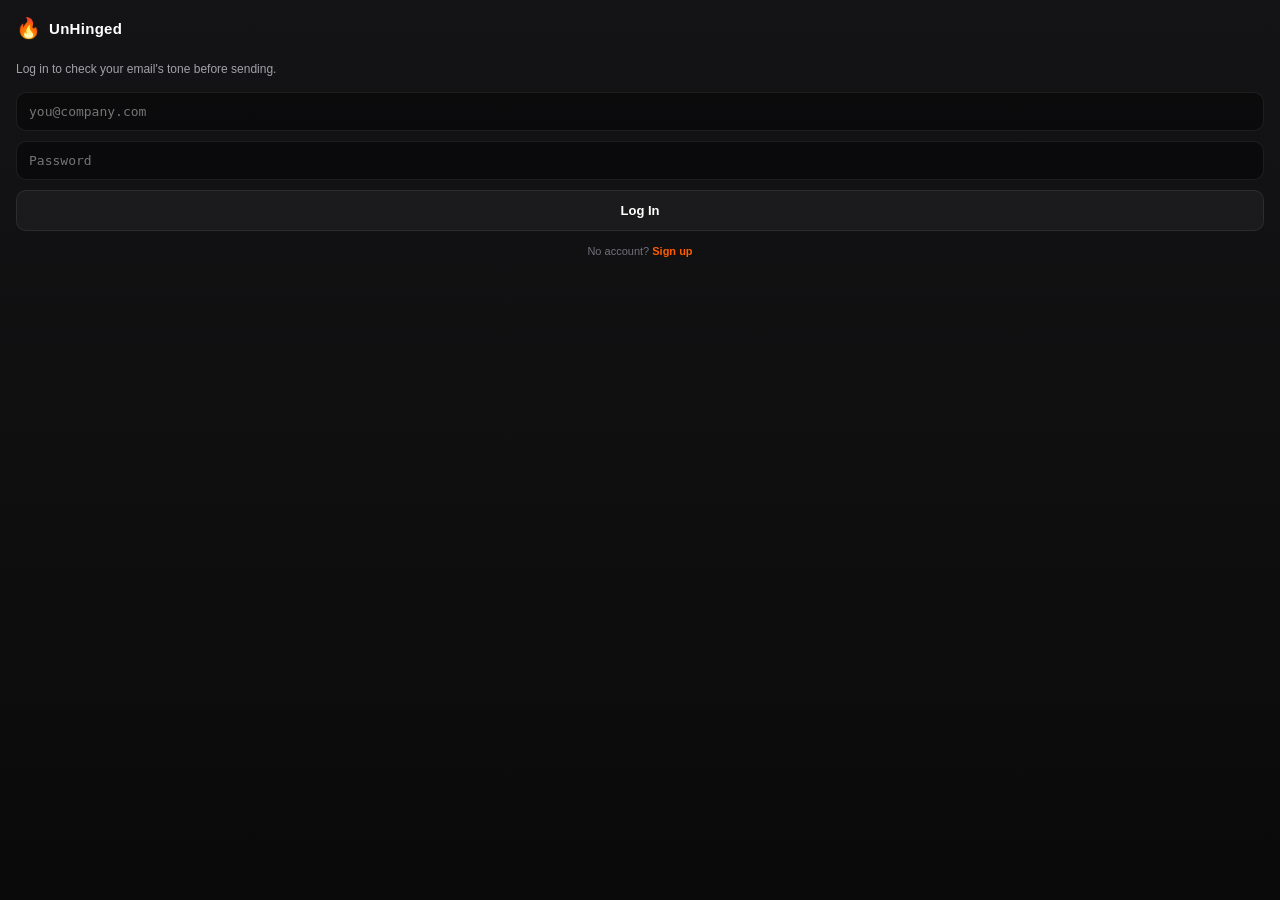
<file: outlook-addin/taskpane.html>
<!DOCTYPE html>
<html lang="en">
<head>
<meta charset="UTF-8" />
<meta name="viewport" content="width=device-width, initial-scale=1.0" />
<title>UnHinged</title>
<script type="text/javascript" src="https://appsforoffice.microsoft.com/lib/1/hosted/office.js"></script>
<link rel="stylesheet" href="taskpane.css" />
</head>
<body>
  <div id="app">
    <header>
      <span class="flame">🔥</span>
      <span class="brand">UnHinged</span>
    </header>

    <!-- Logged out -->
    <div id="loginView" class="view">
      <p class="hint">Log in to check your email's tone before sending.</p>
      <input type="email" id="loginEmail" placeholder="you@company.com" />
      <input type="password" id="loginPw" placeholder="Password" />
      <button class="btn" id="doLoginBtn">Log In</button>
      <div class="switch">No account? <a href="#" id="toSignup">Sign up</a></div>
    </div>

    <div id="signupView" class="view" style="display:none">
      <p class="hint">Create your account — 5 free scans/day.</p>
      <input type="email" id="signupEmail" placeholder="you@company.com" />
      <input type="password" id="signupPw" placeholder="Min 6 characters" />
      <button class="btn" id="doSignupBtn">Sign Up</button>
      <div class="switch">Have an account? <a href="#" id="toLogin">Log in</a></div>
    </div>

    <!-- Logged in — main tool -->
    <div id="mainView" class="view" style="display:none">
      <div class="statusbar">
        <span id="statusEmail"></span>
        <a href="#" id="logoutLink">Log out</a>
      </div>
      <button class="btn primary" id="analyzeBtn">🔥 Check This Email</button>
      <div id="resultCard" style="display:none"></div>
    </div>

    <div id="toast" class="toast" style="display:none"></div>
  </div>
  <script src="taskpane.js"></script>
</body>
</html>
</file>
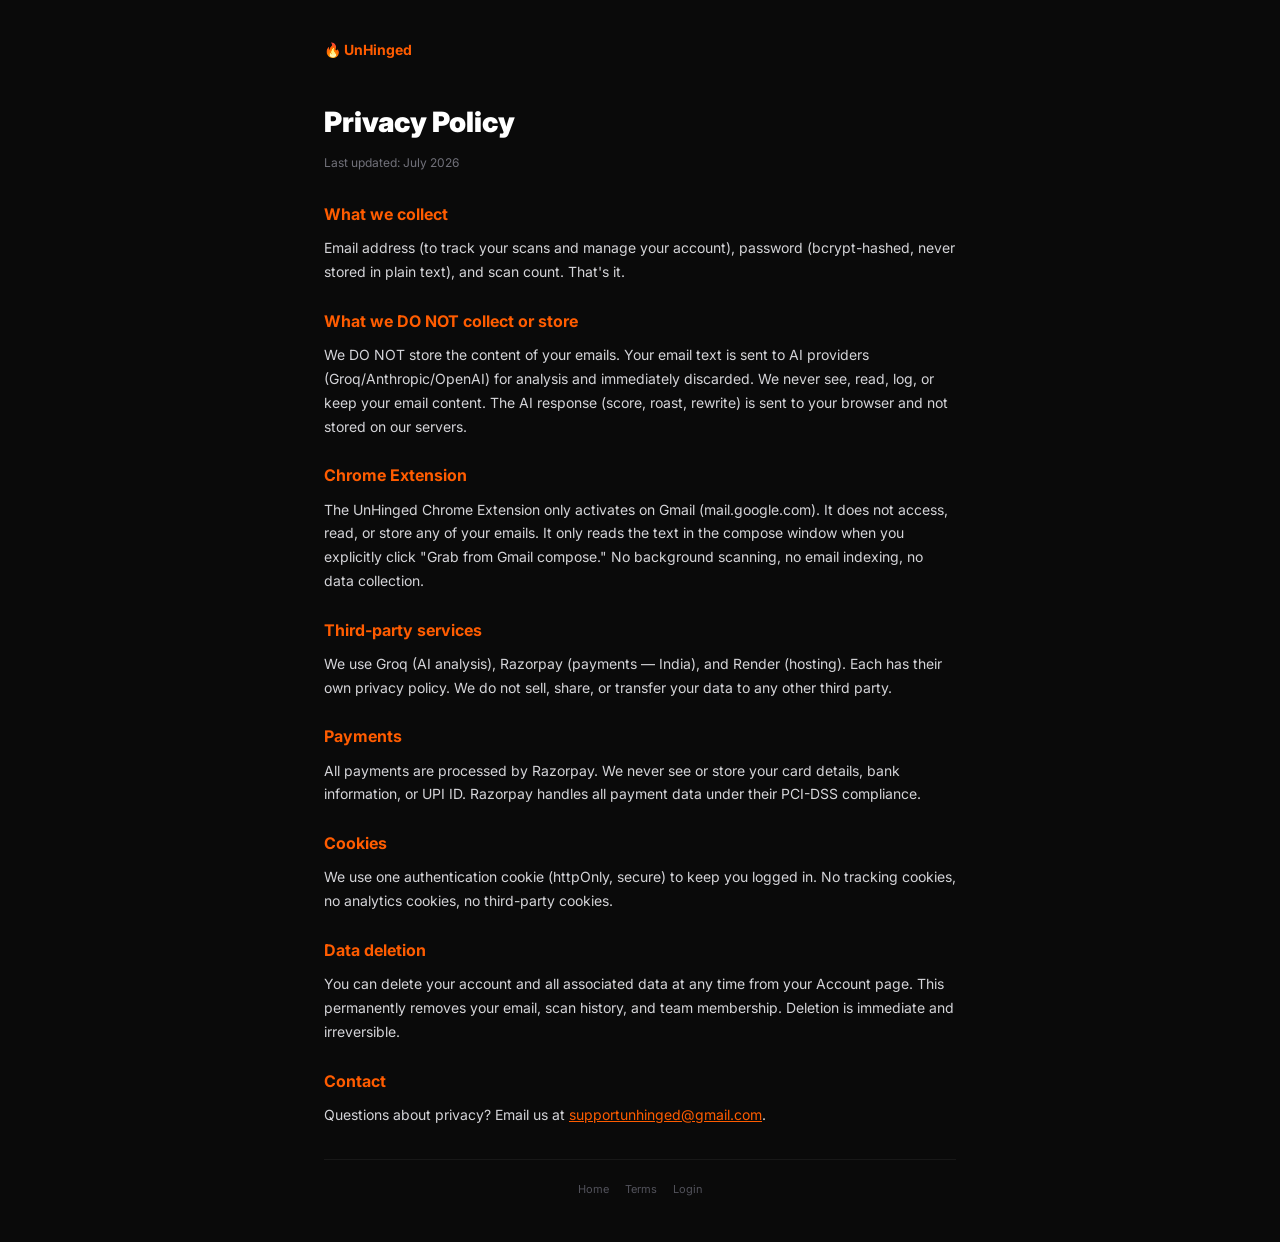
<file: templates/privacy.html>
<!DOCTYPE html>
<html lang="en">
<head>
<meta charset="utf-8"><meta name="viewport" content="width=device-width,initial-scale=1">
<title>UnHinged — Privacy Policy</title>
<link rel="icon" href="data:image/svg+xml,<svg xmlns=%22http://www.w3.org/2000/svg%22 viewBox=%220 0 100 100%22><text y=%22.9em%22 font-size=%2290%22>🔥</text></svg>">
<link href="https://fonts.googleapis.com/css2?family=Inter:wght@400;500;600;700;900&display=swap" rel="stylesheet">
<style>*{margin:0;padding:0;box-sizing:border-box}body{background:#0A0A0A;color:#D4D4D8;font-family:'Inter',sans-serif;-webkit-font-smoothing:antialiased;line-height:1.7}.wrap{max-width:680px;margin:0 auto;padding:24px}nav{padding:12px 0;margin-bottom:24px}nav a{color:#FF5C00;text-decoration:none;font-weight:700;font-size:14px}h1{font-size:28px;font-weight:900;color:#fff;margin-bottom:6px}
.date{font-size:12px;color:#71717A;margin-bottom:28px}h2{font-size:16px;font-weight:700;color:#FF5C00;margin:24px 0 8px}p{margin-bottom:14px;font-size:14px}footer{padding:20px 0;text-align:center;border-top:1px solid rgba(255,255,255,.06);margin-top:32px;font-size:11px;color:#3F3F46}footer a{color:#52525B;text-decoration:none;margin:0 8px}footer a:hover{color:#FF5C00}</style>
</head>
<body>
<div class="wrap">
<nav><a href="/">🔥 UnHinged</a></nav>
<h1>Privacy Policy</h1>
<div class="date">Last updated: July 2026</div>

<h2>What we collect</h2>
<p>Email address (to track your scans and manage your account), password (bcrypt-hashed, never stored in plain text), and scan count. That's it.</p>

<h2>What we DO NOT collect or store</h2>
<p>We DO NOT store the content of your emails. Your email text is sent to AI providers (Groq/Anthropic/OpenAI) for analysis and immediately discarded. We never see, read, log, or keep your email content. The AI response (score, roast, rewrite) is sent to your browser and not stored on our servers.</p>

<h2>Chrome Extension</h2>
<p>The UnHinged Chrome Extension only activates on Gmail (mail.google.com). It does not access, read, or store any of your emails. It only reads the text in the compose window when you explicitly click "Grab from Gmail compose." No background scanning, no email indexing, no data collection.</p>

<h2>Third-party services</h2>
<p>We use Groq (AI analysis), Razorpay (payments — India), and Render (hosting). Each has their own privacy policy. We do not sell, share, or transfer your data to any other third party.</p>

<h2>Payments</h2>
<p>All payments are processed by Razorpay. We never see or store your card details, bank information, or UPI ID. Razorpay handles all payment data under their PCI-DSS compliance.</p>

<h2>Cookies</h2>
<p>We use one authentication cookie (httpOnly, secure) to keep you logged in. No tracking cookies, no analytics cookies, no third-party cookies.</p>

<h2>Data deletion</h2>
<p>You can delete your account and all associated data at any time from your Account page. This permanently removes your email, scan history, and team membership. Deletion is immediate and irreversible.</p>

<h2>Contact</h2>
<p>Questions about privacy? Email us at <a href="mailto:supportunhinged@gmail.com" style="color:#FF5C00">supportunhinged@gmail.com</a>.</p>

<footer><a href="/">Home</a><a href="/terms">Terms</a><a href="/login">Login</a></footer>
</div>
</body>
</html>
</file>
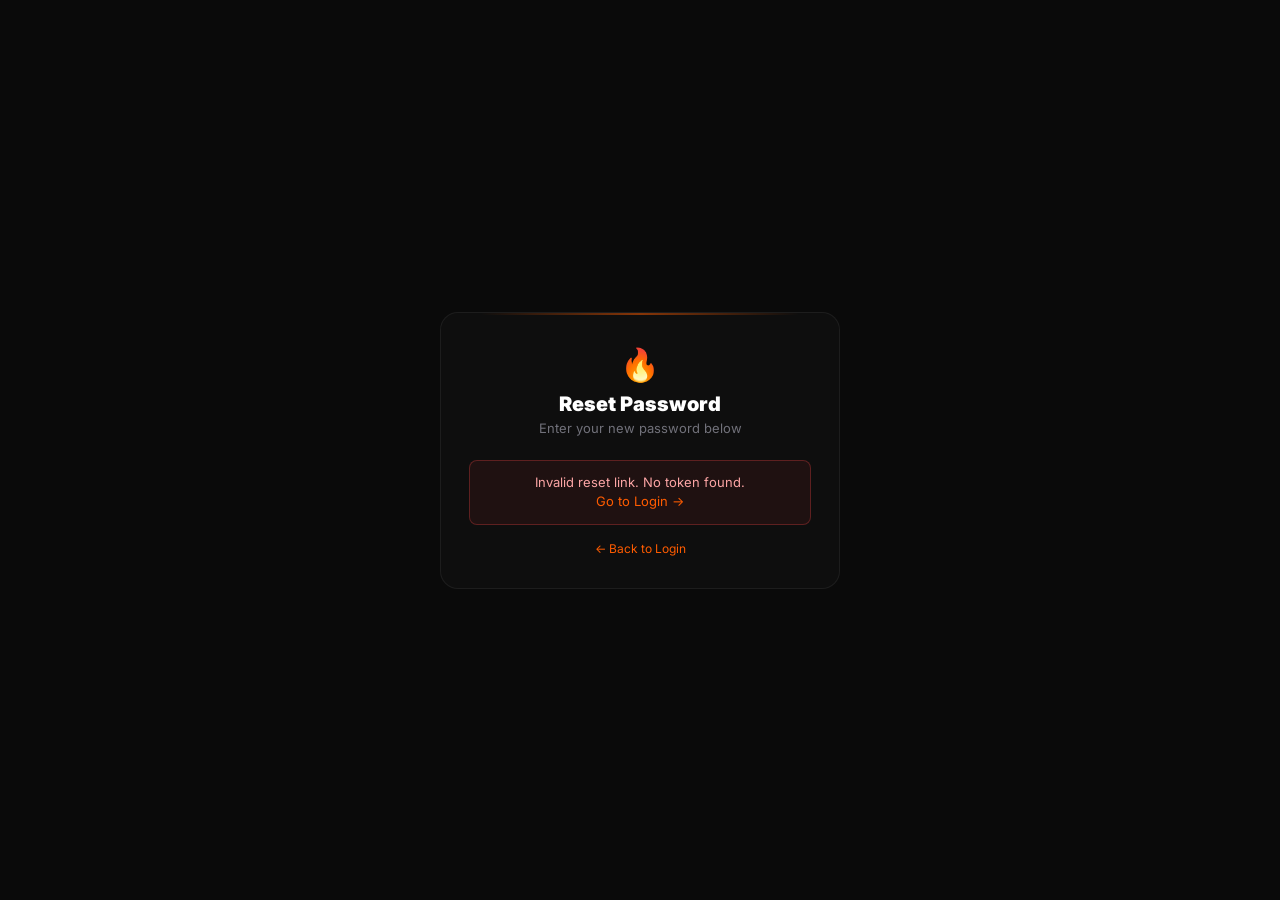
<file: templates/reset-password.html>
<!DOCTYPE html>
<html lang="en">
<head>
<meta charset="utf-8"><meta name="viewport" content="width=device-width,initial-scale=1">
<title>UnHinged — Reset Password</title>
<link rel="icon" href="data:image/svg+xml,<svg xmlns=%22http://www.w3.org/2000/svg%22 viewBox=%220 0 100 100%22><text y=%22.9em%22 font-size=%2290%22>🔥</text></svg>">
<link href="https://fonts.googleapis.com/css2?family=Inter:wght@400;500;600;700;900&family=JetBrains+Mono:wght@400&display=swap" rel="stylesheet">
<style>
*{margin:0;padding:0;box-sizing:border-box}
body{background:#0A0A0A;color:#fff;font-family:'Inter',sans-serif;-webkit-font-smoothing:antialiased;min-height:100vh;display:flex;align-items:center;justify-content:center}
.card{max-width:400px;width:100%;margin:20px;background:rgba(255,255,255,.02);border:1px solid rgba(255,255,255,.06);border-radius:18px;padding:32px 28px;position:relative;overflow:hidden}
.card::before{content:"";position:absolute;top:0;left:40px;right:40px;height:2px;background:linear-gradient(90deg,transparent,#FF5C00,transparent);opacity:.5}
.logo{text-align:center;margin-bottom:24px}
.logo span{font-size:32px}
.logo h1{font-size:20px;font-weight:900;margin-top:8px}
.logo p{font-size:13px;color:#71717A;margin-top:4px}
label{display:block;font-size:11px;letter-spacing:.12em;text-transform:uppercase;color:#71717A;margin-bottom:6px;margin-top:14px;font-family:'JetBrains Mono',monospace}
input{width:100%;background:rgba(0,0,0,.4);color:#fff;border:1px solid rgba(255,255,255,.08);border-radius:10px;padding:12px 14px;font-size:14px;outline:none;font-family:'JetBrains Mono',monospace}
input:focus{border-color:#FF5C00}
input::placeholder{color:#3F3F46}
.btn{width:100%;padding:14px;background:linear-gradient(135deg,#FF5C00,#FF3B30);color:#000;border:none;border-radius:10px;cursor:pointer;font-size:14px;font-weight:800;margin-top:16px;letter-spacing:.04em}
.btn:hover{opacity:.9}
.msg{padding:12px;border-radius:8px;font-size:13px;margin-top:14px;text-align:center;line-height:1.5}
.msg.ok{background:rgba(34,197,94,.08);border:1px solid rgba(34,197,94,.3);color:#86EFAC}
.msg.err{background:rgba(239,68,68,.08);border:1px solid rgba(239,68,68,.3);color:#FCA5A5}
a{color:#FF5C00;text-decoration:none}
</style>
</head>
<body>
<div class="card">
  <div class="logo">
    <span>🔥</span>
    <h1>Reset Password</h1>
    <p>Enter your new password below</p>
  </div>

  <div id="formBox">
    <label>New Password</label>
    <input type="password" id="pw1" placeholder="Min 6 characters">
    <label>Confirm Password</label>
    <input type="password" id="pw2" placeholder="Confirm new password">
    <button class="btn" onclick="doReset()">Reset Password</button>
  </div>

  <div id="msgBox" class="msg" style="display:none"></div>

  <div style="text-align:center;margin-top:16px;font-size:12px;color:#52525B">
    <a href="/login">← Back to Login</a>
  </div>
</div>

<script>
const API = window.location.origin;

// Get token from URL
const params = new URLSearchParams(window.location.search);
const token = params.get("token");

if (!token) {
  document.getElementById("formBox").innerHTML = '<div class="msg err" style="display:block">Invalid reset link. No token found.<br><a href="/login">Go to Login →</a></div>';
}

async function doReset() {
  const pw1 = document.getElementById("pw1").value;
  const pw2 = document.getElementById("pw2").value;
  const msgBox = document.getElementById("msgBox");

  if (!pw1 || pw1.length < 6) {
    msgBox.className = "msg err"; msgBox.textContent = "Password must be at least 6 characters."; msgBox.style.display = "block";
    return;
  }
  if (pw1 !== pw2) {
    msgBox.className = "msg err"; msgBox.textContent = "Passwords don't match."; msgBox.style.display = "block";
    return;
  }

  try {
    const r = await fetch(API + "/api/auth/reset-password", {
      method: "POST",
      headers: { "Content-Type": "application/json" },
      body: JSON.stringify({ token: token, new_password: pw1 })
    });
    const d = await r.json();
    if (r.ok) {
      msgBox.className = "msg ok";
      msgBox.innerHTML = "Password reset successfully! <a href='/login'>Login now →</a>";
      msgBox.style.display = "block";
      document.getElementById("formBox").style.display = "none";
    } else {
      msgBox.className = "msg err";
      msgBox.textContent = d.detail || d.message || "Reset failed. Try requesting a new link.";
      msgBox.style.display = "block";
    }
  } catch(e) {
    msgBox.className = "msg err"; msgBox.textContent = "Network error. Try again."; msgBox.style.display = "block";
  }
}

document.getElementById("pw2").addEventListener("keydown", e => { if (e.key === "Enter") doReset(); });
</script>
</body>
</html>
</file>
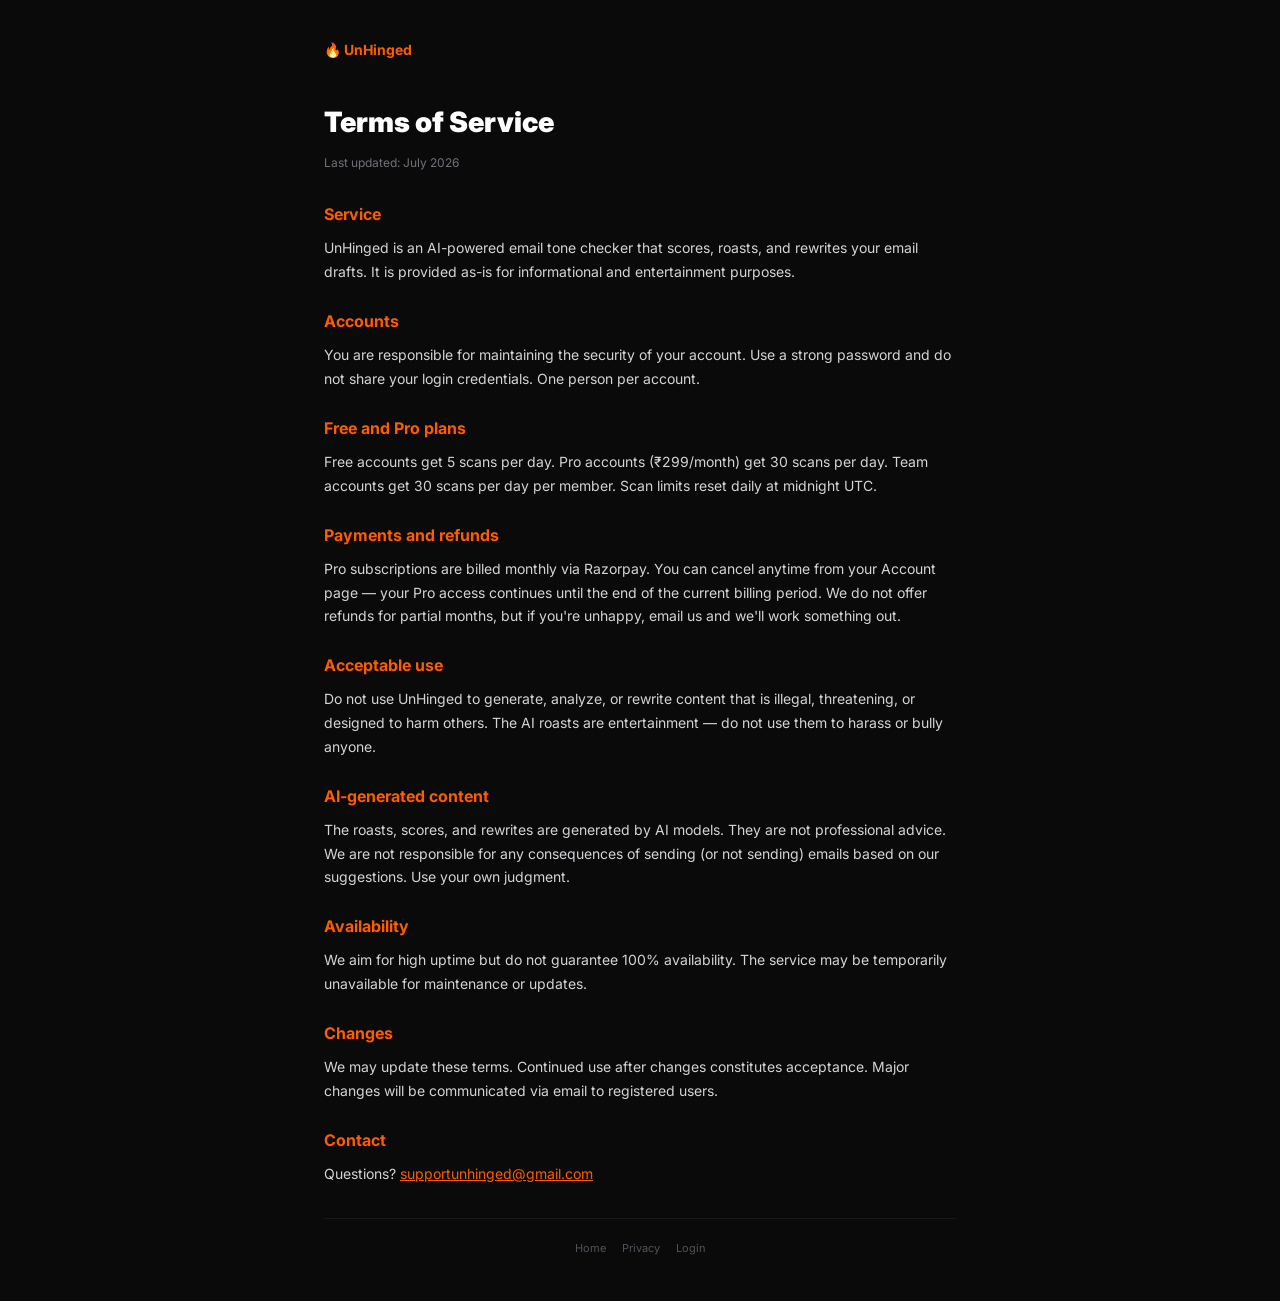
<file: templates/terms.html>
<!DOCTYPE html>
<html lang="en">
<head>
<meta charset="utf-8"><meta name="viewport" content="width=device-width,initial-scale=1">
<title>UnHinged — Terms of Service</title>
<link rel="icon" href="data:image/svg+xml,<svg xmlns=%22http://www.w3.org/2000/svg%22 viewBox=%220 0 100 100%22><text y=%22.9em%22 font-size=%2290%22>🔥</text></svg>">
<link href="https://fonts.googleapis.com/css2?family=Inter:wght@400;500;600;700;900&display=swap" rel="stylesheet">
<style>*{margin:0;padding:0;box-sizing:border-box}body{background:#0A0A0A;color:#D4D4D8;font-family:'Inter',sans-serif;-webkit-font-smoothing:antialiased;line-height:1.7}.wrap{max-width:680px;margin:0 auto;padding:24px}nav{padding:12px 0;margin-bottom:24px}nav a{color:#FF5C00;text-decoration:none;font-weight:700;font-size:14px}h1{font-size:28px;font-weight:900;color:#fff;margin-bottom:6px}
.date{font-size:12px;color:#71717A;margin-bottom:28px}h2{font-size:16px;font-weight:700;color:#FF5C00;margin:24px 0 8px}p{margin-bottom:14px;font-size:14px}footer{padding:20px 0;text-align:center;border-top:1px solid rgba(255,255,255,.06);margin-top:32px;font-size:11px;color:#3F3F46}footer a{color:#52525B;text-decoration:none;margin:0 8px}footer a:hover{color:#FF5C00}</style>
</head>
<body>
<div class="wrap">
<nav><a href="/">🔥 UnHinged</a></nav>
<h1>Terms of Service</h1>
<div class="date">Last updated: July 2026</div>

<h2>Service</h2>
<p>UnHinged is an AI-powered email tone checker that scores, roasts, and rewrites your email drafts. It is provided as-is for informational and entertainment purposes.</p>

<h2>Accounts</h2>
<p>You are responsible for maintaining the security of your account. Use a strong password and do not share your login credentials. One person per account.</p>

<h2>Free and Pro plans</h2>
<p>Free accounts get 5 scans per day. Pro accounts (₹299/month) get 30 scans per day. Team accounts get 30 scans per day per member. Scan limits reset daily at midnight UTC.</p>

<h2>Payments and refunds</h2>
<p>Pro subscriptions are billed monthly via Razorpay. You can cancel anytime from your Account page — your Pro access continues until the end of the current billing period. We do not offer refunds for partial months, but if you're unhappy, email us and we'll work something out.</p>

<h2>Acceptable use</h2>
<p>Do not use UnHinged to generate, analyze, or rewrite content that is illegal, threatening, or designed to harm others. The AI roasts are entertainment — do not use them to harass or bully anyone.</p>

<h2>AI-generated content</h2>
<p>The roasts, scores, and rewrites are generated by AI models. They are not professional advice. We are not responsible for any consequences of sending (or not sending) emails based on our suggestions. Use your own judgment.</p>

<h2>Availability</h2>
<p>We aim for high uptime but do not guarantee 100% availability. The service may be temporarily unavailable for maintenance or updates.</p>

<h2>Changes</h2>
<p>We may update these terms. Continued use after changes constitutes acceptance. Major changes will be communicated via email to registered users.</p>

<h2>Contact</h2>
<p>Questions? <a href="mailto:supportunhinged@gmail.com" style="color:#FF5C00">supportunhinged@gmail.com</a></p>

<footer><a href="/">Home</a><a href="/privacy">Privacy</a><a href="/login">Login</a></footer>
</div>
</body>
</html>
</file>
<file: outlook-addin/taskpane.css>
* { box-sizing: border-box; margin: 0; padding: 0; }
body {
  font-family: 'Inter', -apple-system, 'Segoe UI', sans-serif;
  background: linear-gradient(180deg, rgba(20,20,22,1), rgba(10,10,10,1));
  color: #fff;
  min-height: 100vh;
}
#app { padding: 16px; }
header { display: flex; align-items: center; gap: 8px; margin-bottom: 20px; }
.flame { font-size: 20px; }
.brand { font-size: 15px; font-weight: 800; letter-spacing: .02em; }

.hint { font-size: 12px; color: #A1A1AA; margin-bottom: 14px; line-height: 1.5; }

input {
  width: 100%;
  background: rgba(0,0,0,.4);
  color: #fff;
  border: 1px solid rgba(255,255,255,.08);
  border-radius: 10px;
  padding: 11px 12px;
  font-size: 13px;
  outline: 0;
  margin-bottom: 10px;
  font-family: ui-monospace, monospace;
}
input:focus { border-color: #FF5C00; }

.btn {
  width: 100%;
  background: rgba(255,255,255,.04);
  border: 1px solid rgba(255,255,255,.08);
  color: #fff;
  padding: 12px;
  border-radius: 10px;
  font-size: 13px;
  font-weight: 700;
  cursor: pointer;
  margin-bottom: 8px;
  transition: background .15s;
}
.btn:hover { background: rgba(255,255,255,.08); }
.btn.primary {
  background: linear-gradient(135deg,#FF5C00,#FF3B30);
  color: #000;
  border: none;
  font-size: 14px;
  padding: 14px;
  box-shadow: 0 8px 24px rgba(255,92,0,.35);
}
.btn.ghost {
  background: rgba(255,92,0,.1);
  border: 1px solid rgba(255,92,0,.3);
  color: #FF5C00;
}

.switch { font-size: 11px; color: #71717A; text-align: center; margin-top: 6px; }
.switch a { color: #FF5C00; text-decoration: none; font-weight: 700; }

.statusbar {
  display: flex; justify-content: space-between; align-items: center;
  font-size: 11px; color: #71717A; margin-bottom: 14px;
  font-family: ui-monospace, monospace;
}
.statusbar a { color: #FF5C00; text-decoration: none; }

#resultCard { margin-top: 16px; }
.score-row { display: flex; align-items: baseline; gap: 8px; margin-bottom: 10px; }
.score-num { font-size: 32px; font-weight: 900; color: #FF5C00; }
.score-label { font-size: 10px; letter-spacing: .2em; text-transform: uppercase; color: #71717A; font-family: ui-monospace, monospace; }
.section-label {
  font-size: 9px; letter-spacing: .2em; text-transform: uppercase; color: #71717A;
  margin: 14px 0 6px; font-family: ui-monospace, monospace;
}
.roast-text, .rewrite-text {
  background: rgba(255,255,255,.03);
  border: 1px solid rgba(255,255,255,.06);
  border-radius: 10px;
  padding: 12px;
  font-size: 13px;
  line-height: 1.5;
  color: #E4E4E7;
}

.pack-row { display: flex; gap: 6px; margin: 10px 0; }
.pack-row .btn { flex: 1; font-size: 11px; padding: 10px 4px; }

.toast {
  position: fixed; bottom: 16px; left: 16px; right: 16px;
  background: #18181B; border: 1px solid rgba(255,255,255,.1);
  color: #fff; padding: 10px 14px; border-radius: 10px;
  font-size: 12px; text-align: center; z-index: 999;
}
.toast.error { border-color: rgba(239,68,68,.4); color: #FCA5A5; }
</file>
